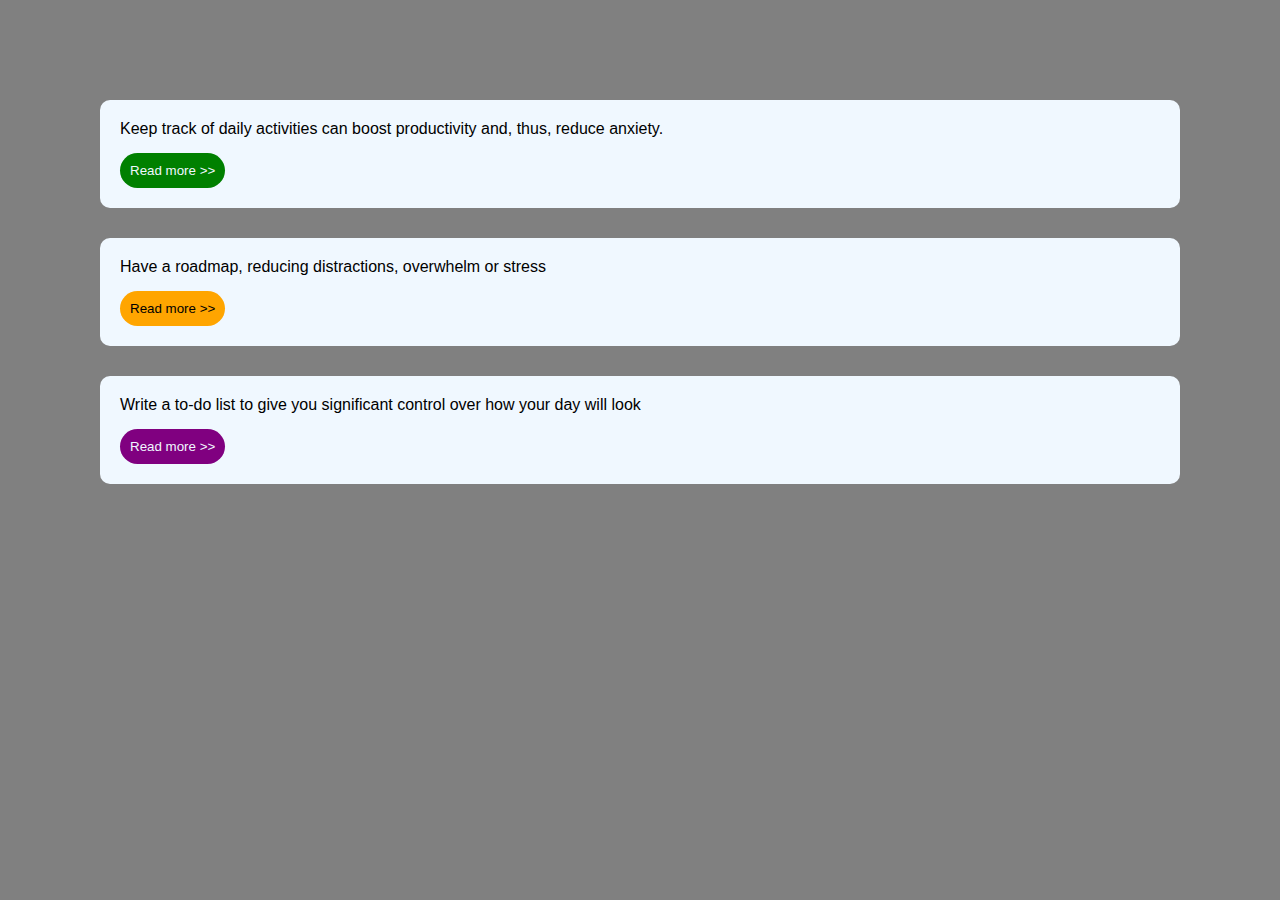
<file: Box_model/EX-1/index.html>
<!DOCTYPE html>
<html lang="en">

<head>
    <meta charset="UTF-8">
    <meta http-equiv="X-UA-Compatible" content="IE=edge">
    <meta name="viewport" content="width=device-width, initial-scale=1.0">
    <link rel="stylesheet" href="style.css">
</head>

<body>

    <div>
        <p>Keep track of daily activities can boost productivity and, thus, reduce anxiety.</p>
        <button id="button1">Read more >></button>
    </div>
    <div>
        <p>Have a roadmap, reducing distractions, overwhelm or stress</p>
        <button id="button2">Read more >></button>
    </div>
    <div>
        <p>Write a to-do list to give you significant control over how your day will look</p>
        <button id="button3">Read more >></button>
    </div>
</body>

</html>
</file>
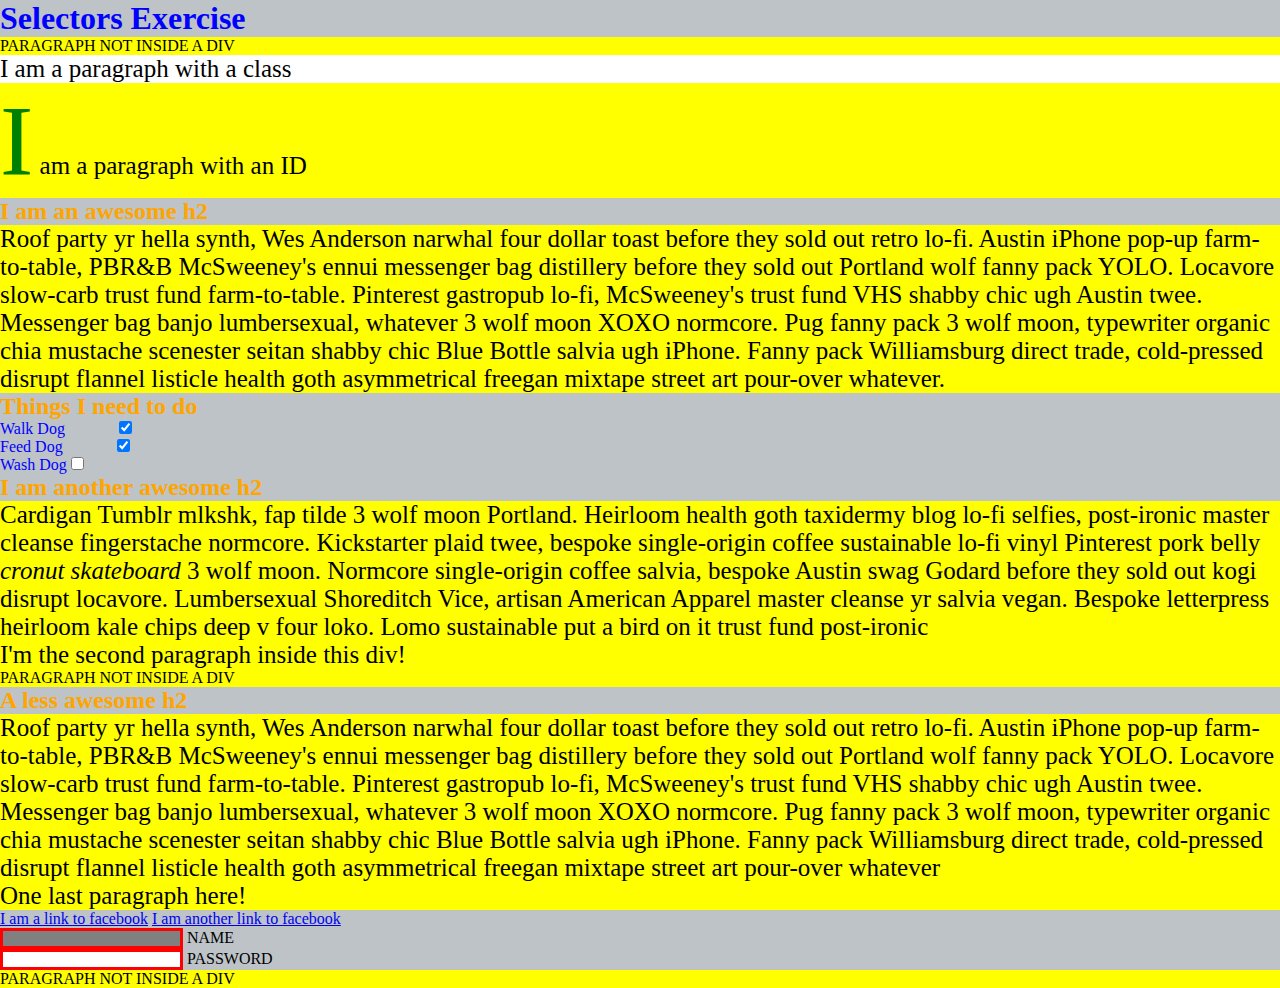
<file: Box_model/EX-2/index.html>
<html>
  <head>
    <meta charset="UTF-8" />
    <title>Selectors Exercise</title>
    <link rel="stylesheet" type="text/css" href="selectors.css" />
  </head>
  <body>
    <h1>Selectors Exercise</h1>

    <p>PARAGRAPH NOT INSIDE A DIV</p>

    <div>
      <p class="hello">I am a paragraph with a class</p>
      <p id="special">I am a paragraph with an ID</p>

      <h2>I am an awesome h2</h2>

      <p>
        Roof party yr hella synth, Wes Anderson narwhal four dollar toast before
        they sold out retro lo-fi. Austin iPhone pop-up farm-to-table, PBR&B
        McSweeney's ennui messenger bag distillery before they sold out Portland
        wolf fanny pack YOLO. Locavore slow-carb trust fund farm-to-table.
        Pinterest gastropub lo-fi, McSweeney's trust fund VHS shabby chic ugh
        Austin twee. Messenger bag banjo lumbersexual, whatever 3 wolf moon XOXO
        normcore. Pug fanny pack 3 wolf moon, typewriter organic chia mustache
        scenester seitan shabby chic Blue Bottle salvia ugh iPhone. Fanny pack
        Williamsburg direct trade, cold-pressed disrupt flannel listicle health
        goth asymmetrical freegan mixtape street art pour-over whatever.
      </p>
    </div>

    <div>
      <h2>Things I need to do</h2>

      <ul>
        <li>Walk Dog <input type="checkbox" checked /></li>
        <li>Feed Dog <input type="checkbox" checked /></li>
        <li>Wash Dog <input type="checkbox" /></li>
      </ul>
    </div>

    <div>
      <h2>I am another awesome h2</h2>

      <p>
        Cardigan Tumblr mlkshk, fap tilde 3 wolf moon Portland. Heirloom health
        goth taxidermy blog lo-fi selfies, post-ironic master cleanse
        fingerstache normcore. Kickstarter plaid twee, bespoke single-origin
        coffee sustainable lo-fi vinyl Pinterest pork belly
        <em>cronut skateboard</em> 3 wolf moon. Normcore single-origin coffee
        salvia, bespoke Austin swag Godard before they sold out kogi disrupt
        locavore. Lumbersexual Shoreditch Vice, artisan American Apparel master
        cleanse yr salvia vegan. Bespoke letterpress heirloom kale chips deep v
        four loko. Lomo sustainable put a bird on it trust fund post-ironic
      </p>

      <p>I'm the second paragraph inside this div!</p>
    </div>

    <p>PARAGRAPH NOT INSIDE A DIV</p>

    <div>
      <h2>A less awesome h2</h2>

      <p>
        Roof party yr hella synth, Wes Anderson narwhal four dollar toast before
        they sold out retro lo-fi. Austin iPhone pop-up farm-to-table, PBR&B
        McSweeney's ennui messenger bag distillery before they sold out Portland
        wolf fanny pack YOLO. Locavore slow-carb trust fund farm-to-table.
        Pinterest gastropub lo-fi, McSweeney's trust fund VHS shabby chic ugh
        Austin twee. Messenger bag banjo lumbersexual, whatever 3 wolf moon XOXO
        normcore. Pug fanny pack 3 wolf moon, typewriter organic chia mustache
        scenester seitan shabby chic Blue Bottle salvia ugh iPhone. Fanny pack
        Williamsburg direct trade, cold-pressed disrupt flannel listicle health
        goth asymmetrical freegan mixtape street art pour-over whatever
      </p>

      <p>One last paragraph here!</p>

      <a href="https://www.facebook.com">I am a link to facebook</a>
      <a href="https://www.facebook.com">I am another link to facebook</a>
      <br />

      <input type="text" name="name" /><label> Name</label><br />
      <input type="password" name="password" /><label> Password</label><br />
    </div>

    <p>PARAGRAPH NOT INSIDE A DIV</p>
  </body>
</html>
</file>
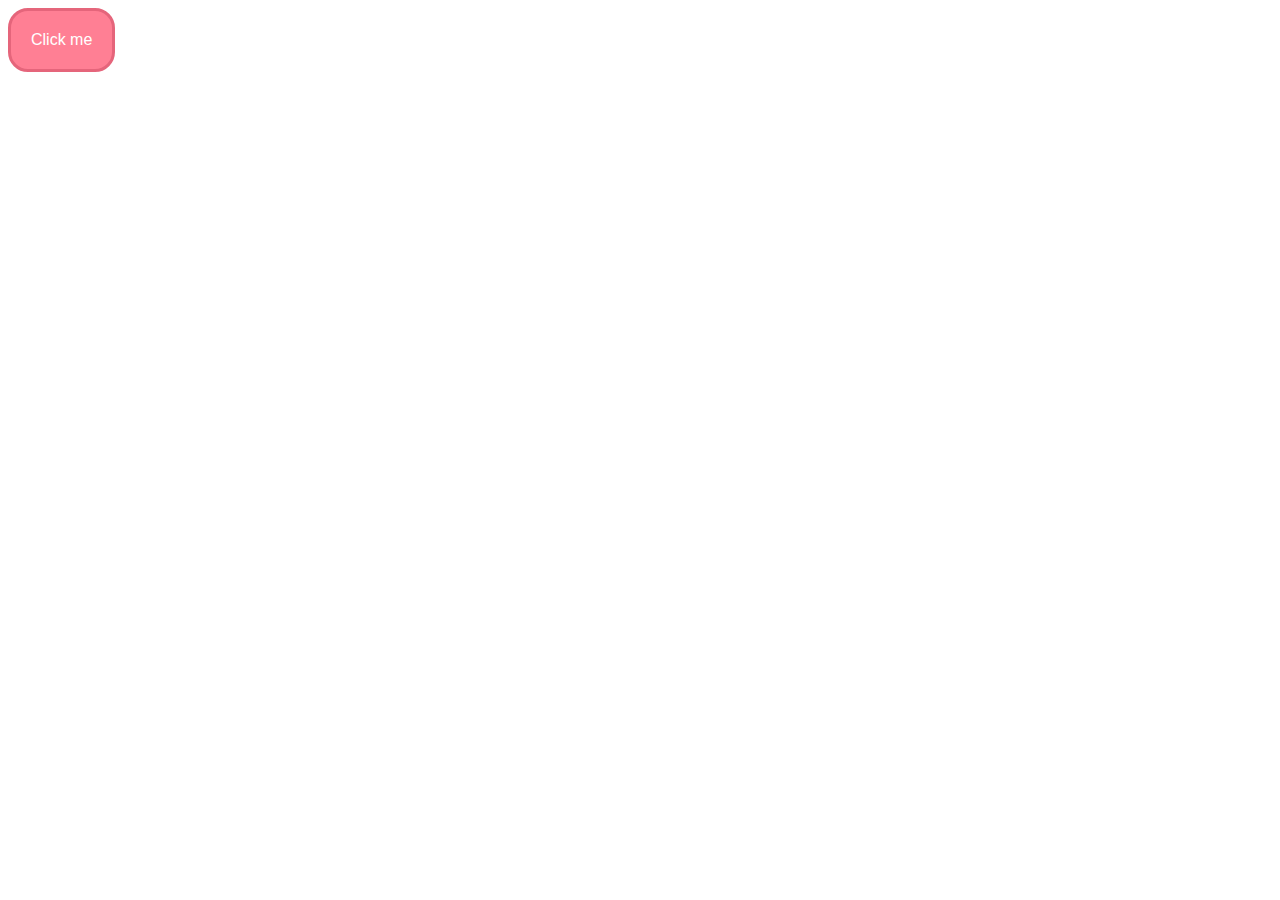
<file: Box_model/EX-3/index.html>
<!DOCTYPE html>
<html lang="en">
  <head>
    <meta charset="UTF-8" />
    <link rel="stylesheet" type="text/css" href="style.css" />
  </head>
  <body>
    <button>Click me</button>
  </body>
</html>
</file>
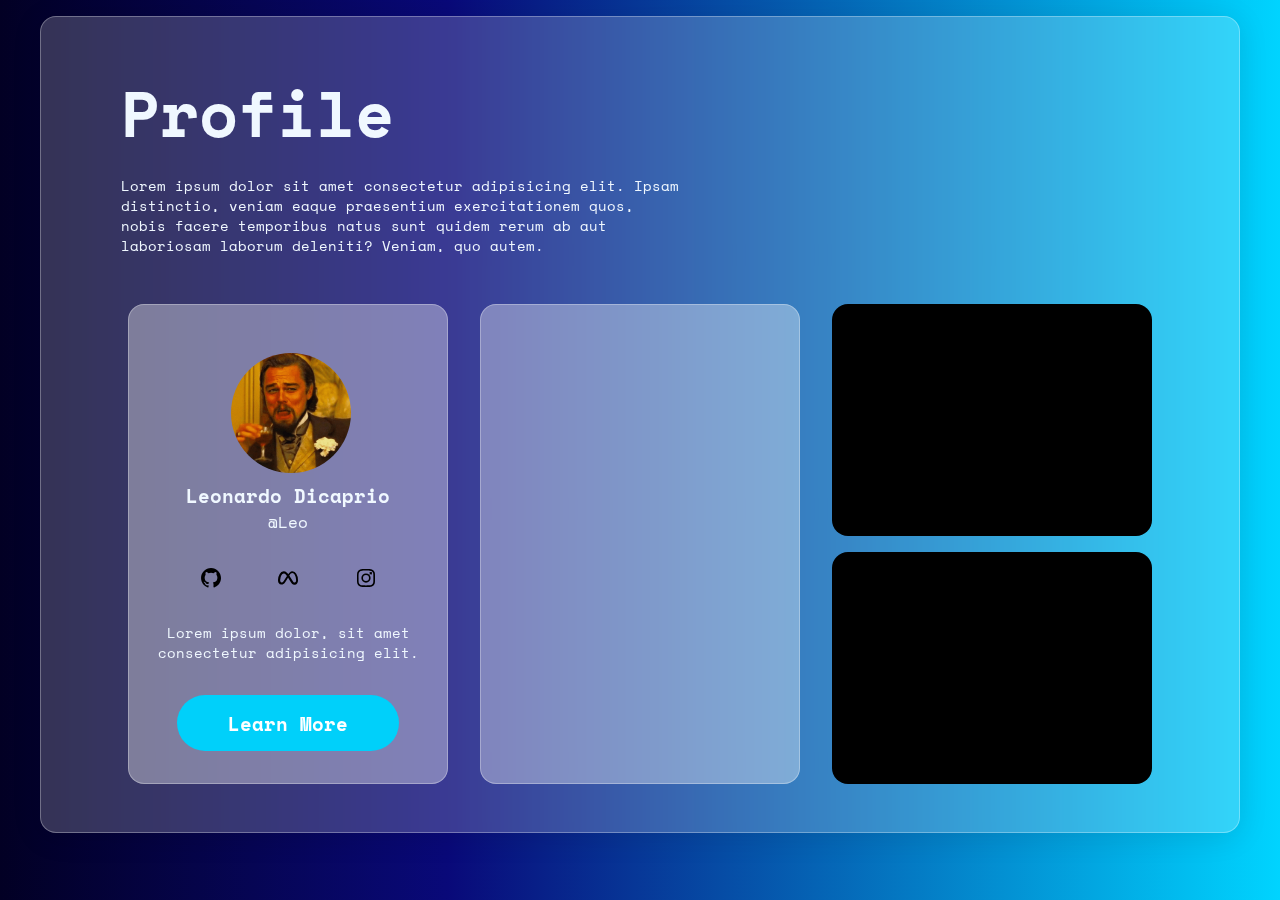
<file: Box_model/EX-4/index.html>
<!DOCTYPE html>
<html lang="en">

<head>
  <meta charset="UTF-8">
  <meta name="viewport" content="width=device-width, initial-scale=1.0">
  <title>Document</title>
  <link rel="stylesheet" href="./style.css">
  <link href='https://unpkg.com/boxicons@2.1.4/css/boxicons.min.css' rel='stylesheet'>
</head>

<body>
  <div class="container">
    <div class="header">
      <h1>Profile</h1>
      <p>Lorem ipsum dolor sit amet consectetur adipisicing elit. Ipsam distinctio, veniam eaque praesentium
        exercitationem quos, nobis facere temporibus natus sunt quidem rerum ab aut laboriosam laborum deleniti? Veniam,
        quo autem.</p>
    </div>
    <div class="section">
      <div class="card border-radius-sm width-card">
        <div class="border-radius-sm">
          <div class="profile">
            <img src="public/leonardo-leonardo-dicaprio.gif" alt="profile">
          </div>
        </div>
        <div class="username">
          <h3>Leonardo Dicaprio</h3>
          <span>@Leo</span>
        </div>
        <div class="contact">
          <img
            src="[data-uri]" />
          <img
            src="[data-uri]" />
          <img
            src="[data-uri]" />
        </div>
        <div class="bio">
          <p>Lorem ipsum dolor, sit amet consectetur adipisicing elit.</p>
        </div>
        <div class="button-container">
          <button class="border-radius-button">Learn More</button>
        </div>
      </div>
      <div class="card border-radius-sm width-card"></div>
      <div class="card-container">
        <div class="mini-card border-radius-sm width-card"></div>
        <div class="mini-card border-radius-sm width-card"></div>
      </div>
    </div>
  </div>
</body>

</html>
</file>
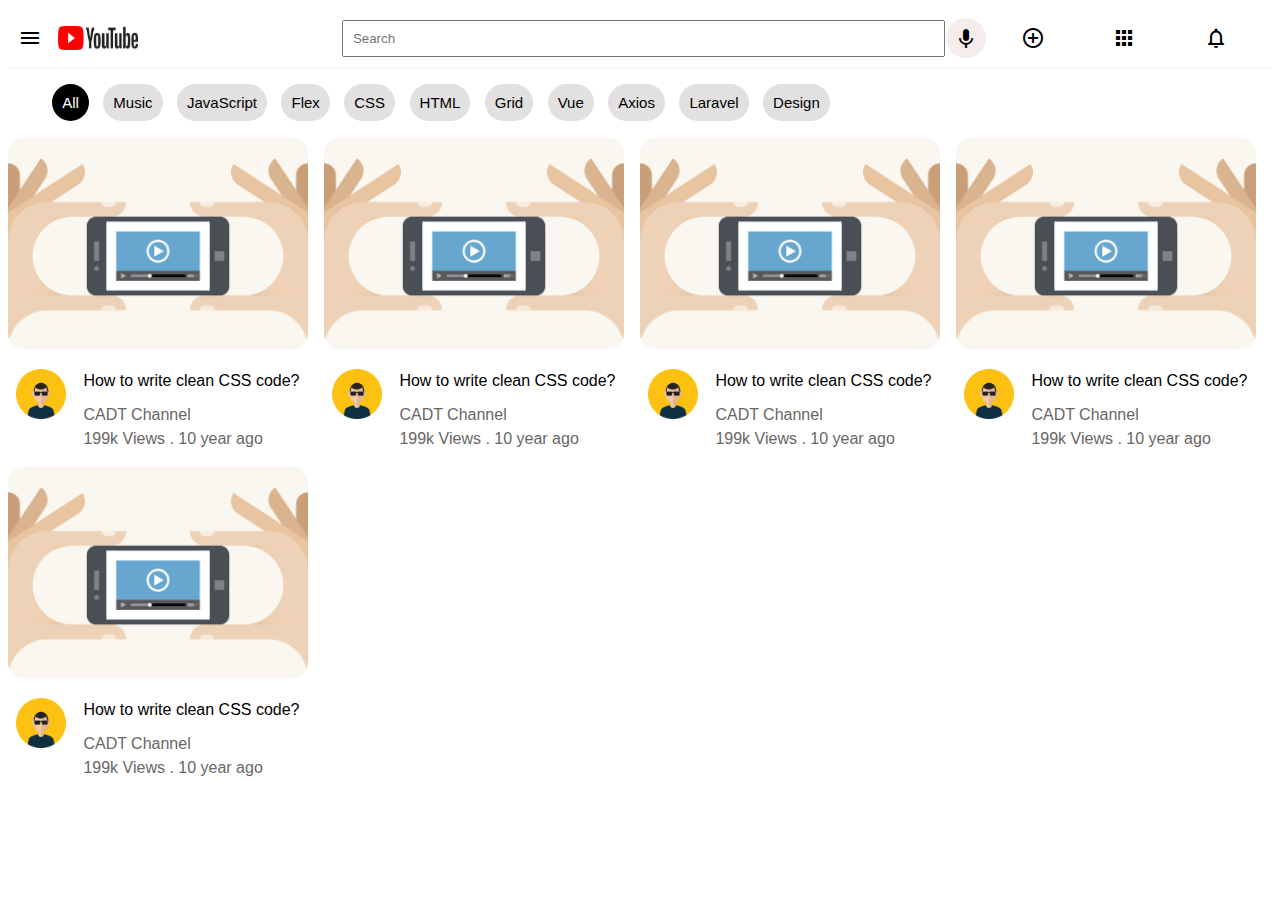
<file: Flex-Box-Real-case/EX 2/index.html>
<!DOCTYPE html>
<html lang="en">
<head>
    <meta charset="UTF-8">
    <meta http-equiv="X-UA-Compatible" content="IE=edge">
    <meta name="viewport" content="width=device-width, initial-scale=1.0">
    <title>YouTube</title>
    <link rel="stylesheet" href="https://fonts.googleapis.com/icon?family=Material+Icons">
    <link rel="stylesheet" href="css/main.css">
</head>
<body>
    <nav>
        <div class="nav-left">
            <i class="material-icons">menu</i>
            <img src="assets/logo.jpg" alt="logo" width="80">
        </div>
        <div class="nav-center">
            <input type="text" placeholder="Search">
            <i class="material-icons">keyboard_voice</i>
        </div>
        <div class="nav-right">
            <i class="material-icons">control_point</i>
            <i class="material-icons">apps</i>
            <i class="material-icons">notifications_none</i>
        </div>
    </nav>
    <header>
        <span class="active">All</span>
        <span>Music</span>
        <span>JavaScript</span>
        <span>Flex</span>
        <span>CSS</span>
        <span>HTML</span>
        <span>Grid</span>
        <span>Vue</span>
        <span>Axios</span>
        <span>Laravel</span>
        <span>Design</span>
    </header>
    <section class="video-container">
        <div class="video">
            <div class="video-thumbnail">
                <img src="assets/video-icon.png" alt="" width="300">
            </div>
            <div class="video-text">
                <div class="avatar">
                    <img src="assets/avatar.jpg" alt="" width="50">
                </div>
                <div class="text">
                    <strong>How to write clean CSS code?</strong>
                    <p>CADT Channel</p>
                    <span>199k Views . 10 year ago</span>
                </div>
            </div>
        </div>

        <div class="video">
            <div class="video-thumbnail">
                <img src="assets/video-icon.png" alt="" width="300">
            </div>
            <div class="video-text">
                <div class="avatar">
                    <img src="assets/avatar.jpg" alt="" width="50">
                </div>
                <div class="text">
                    <strong>How to write clean CSS code?</strong>
                    <p>CADT Channel</p>
                    <span>199k Views . 10 year ago</span>
                </div>
            </div>
        </div>

        <div class="video">
            <div class="video-thumbnail">
                <img src="assets/video-icon.png" alt="" width="300">
            </div>
            <div class="video-text">
                <div class="avatar">
                    <img src="assets/avatar.jpg" alt="" width="50">
                </div>
                <div class="text">
                    <strong>How to write clean CSS code?</strong>
                    <p>CADT Channel</p>
                    <span>199k Views . 10 year ago</span>
                </div>
            </div>
        </div>

        <div class="video">
            <div class="video-thumbnail">
                <img src="assets/video-icon.png" alt="" width="300">
            </div>
            <div class="video-text">
                <div class="avatar">
                    <img src="assets/avatar.jpg" alt="" width="50">
                </div>
                <div class="text">
                    <strong>How to write clean CSS code?</strong>
                    <p>CADT Channel</p>
                    <span>199k Views . 10 year ago</span>
                </div>
            </div>
        </div>

        <div class="video">
            <div class="video-thumbnail">
                <img src="assets/video-icon.png" alt="" width="300">
            </div>
            <div class="video-text">
                <div class="avatar">
                    <img src="assets/avatar.jpg" alt="" width="50">
                </div>
                <div class="text">
                    <strong>How to write clean CSS code?</strong>
                    <p>CADT Channel</p>
                    <span>199k Views . 10 year ago</span>
                </div>
            </div>
        </div>
        
       
    </section>
</body>
</html>
</file>
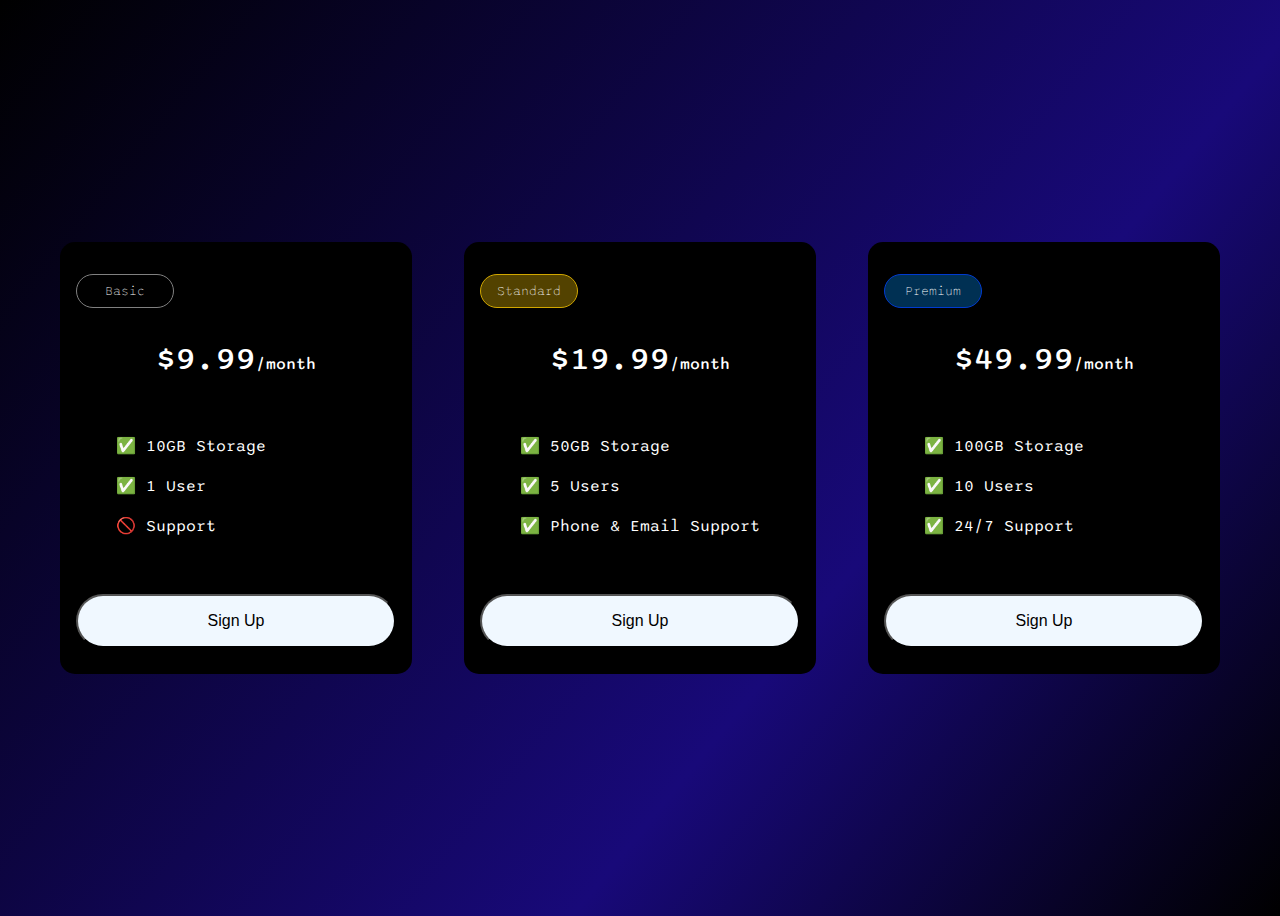
<file: Flex-Box-Real-case/EX 3/index.html>
<!DOCTYPE html>
<html>

<head>
  <title>Flexbox Pricing Table</title>
  <link rel="preconnect" href="https://fonts.googleapis.com" />
  <link rel="preconnect" href="https://fonts.gstatic.com" crossorigin />
  <link href="https://fonts.googleapis.com/css2?family=Sono:wght@400;700&display=swap" rel="stylesheet" />
  <style>
    body {
      font-family: "Sono", sans-serif;
      height: 100vh;
      text-align: center;
      color: white;
      background: rgb(0, 0, 0);
      background: linear-gradient(309deg, rgba(0, 0, 0, 1) 0%, rgba(24, 9, 121, 1) 35%, rgba(0, 0, 0, 1) 100%);
    }

    li {
      list-style: none;
      text-align: left;
    }

    ul {
      line-height: 2.5em;
    }

    button {
      background-color: aliceblue;
      padding: 1rem;
      font-size: 1rem;
      border-radius: 100px;
      transition: .3s ease-in-out;
    }

    button:hover {
      opacity: .5;
    }

    span {
      font-size: 1rem;
    }

    .plan-title {
      padding: .5rem;
      font-size: .8rem;
      border: 1px solid rgb(255, 255, 255);
      font-weight: 100;
      border-radius: 100px;
      text-align: center;
      width: 5rem;
    }

    .pricing-container {
      display: flex;
      align-items: center;
      justify-content: space-evenly;
      height: 100%;
    }

    .pricing-plan {
      padding: 2em 1em;
      width: 20rem;
      height: 23rem;
      display: flex;
      flex-direction: column;
      gap: 2rem;
      background-color: black;
      border-radius: 15px;
      transform: translateY(0);
      transition: .2s ease-in-out;
    }

    .pricing-plan:hover {
      transform: translateY(-10px);
    }

    .plan-price {
      font-size: 2rem;
      font-weight: 500;
    }

    .basic {
      background-color: rgba(0, 0, 0, 0.4);
      border-color: gray;
    }

    .standard {
      background-color: rgba(208, 166, 0, 0.4);
      border-color: rgba(208, 166, 0);
    }

    .premium {
      background-color: rgba(0, 121, 208, 0.4);
      border-color: rgb(0, 59, 208);
    }

    /* Hint: What can you do with a media query and flexbox? */
    @media (max-width: 1250px) {
      body {
        padding: 5rem;
      }

      .pricing-container {
        flex-direction: column;
        gap: 1rem;
      }

    }
  </style>
</head>

<body>
  <div class="pricing-container">
    <div class="pricing-plan">
      <div class="plan-title basic">Basic</div>
      <div class="plan-price">$9.99<span>/month</span></div>
      <ul class="plan-features">
        <li>✅ 10GB Storage</li>
        <li>✅ 1 User</li>
        <li>🚫 Support</li>
      </ul>
      <button class="plan-button">Sign Up</button>
    </div>
    <div class="pricing-plan">
      <div class="plan-title standard">Standard</div>
      <div class="plan-price">$19.99<span>/month</span></div>
      <ul class="plan-features">
        <li>✅ 50GB Storage</li>
        <li>✅ 5 Users</li>
        <li>✅ Phone &amp; Email Support</li>
      </ul>
      <button class="plan-button">Sign Up</button>
    </div>
    <div class="pricing-plan">
      <div class="plan-title premium">Premium</div>
      <div class="plan-price">$49.99<span>/month</span></div>
      <ul class="plan-features">
        <li>✅ 100GB Storage</li>
        <li>✅ 10 Users</li>
        <li>✅ 24/7 Support</li>
      </ul>
      <button class="plan-button">Sign Up</button>
    </div>
  </div>
</body>

</html>
</file>
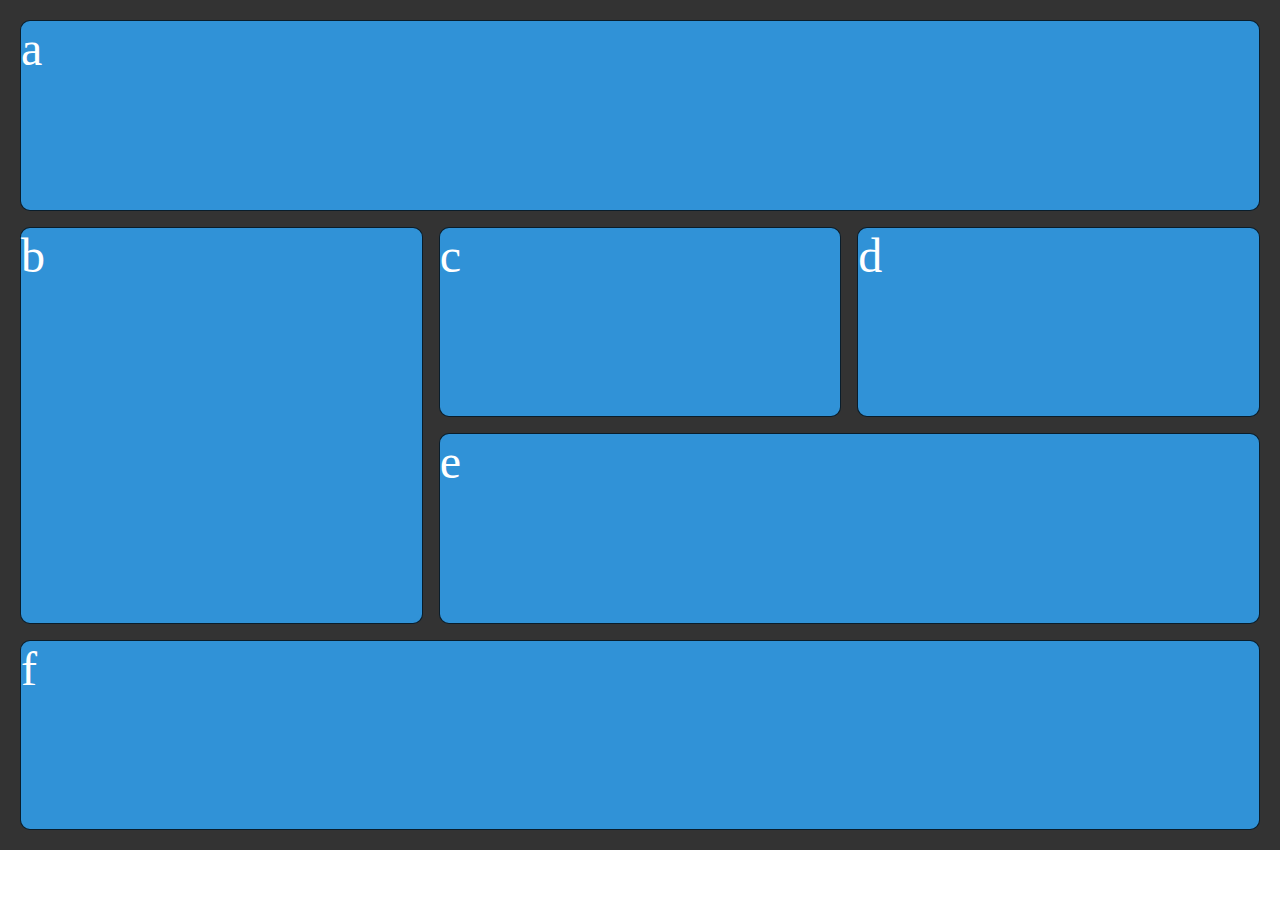
<file: Grid/EX-1/index.html>
<!DOCTYPE html>
<html lang="en">
<head>
    <meta charset="UTF-8">
    <meta name="viewport" content="width=device-width, initial-scale=1.0">
    <title>Grid</title>
    <link rel="stylesheet" href="style.css">
</head>
<body>
    <div class="wrapper">
        <div class="item a">a</div>
        <div class="item b">b</div>
        <div class="item c">c</div>  
        <div class="item d">d</div>
        <div class="item e">e</div>
        <div class="item f">f</div>  
      </div>
</body>
</html>
</file>
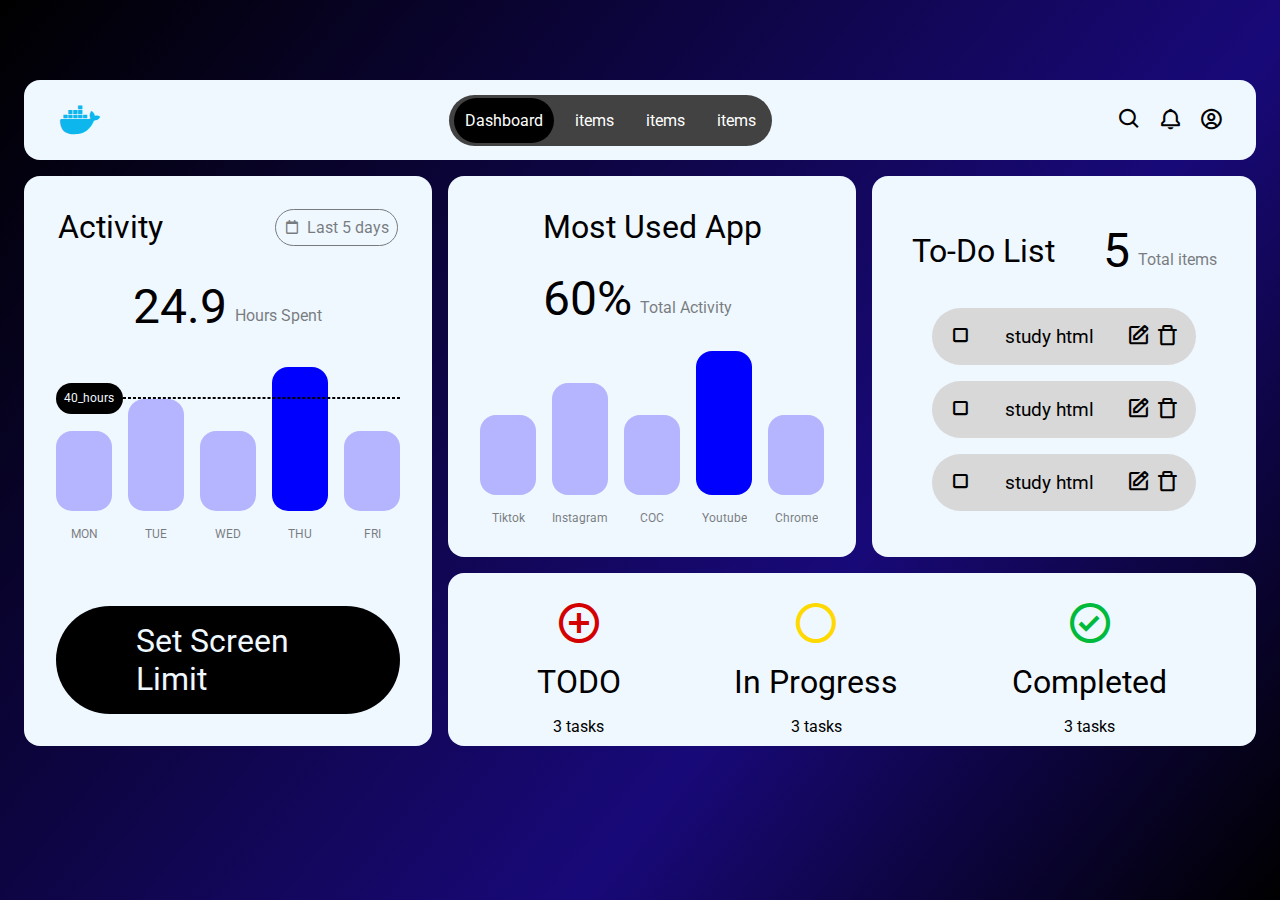
<file: Grid/EX-4/index.html>
<!DOCTYPE html>
<html lang="en">

<head>
  <meta charset="UTF-8">
  <meta name="viewport" content="width=device-width, initial-scale=1.0">
  <title>Document</title>
  <link rel="stylesheet" href="style.css">
  <link href='https://unpkg.com/boxicons@2.1.4/css/boxicons.min.css' rel='stylesheet'>
</head>

<body>
  <main>
    <nav>

      <i class='bx bxl-docker bx-lg' style='color:#0db7ed'></i>

      <div>
        <ul>
          <li class="" id="item-1">Dashboard</li>
          <li class="" id="item-2">items</li>
          <li class="" id="item-3">items</li>
          <li class="" id="item-4">items</li>
          <div class="active"></div>
        </ul>
      </div>
      <div class="nav-items">
        <i class='bx bx-search bx-sm' style='color:#000000'></i>
        <i class='bx bx-bell bx-sm' style='color:#000000'></i>
        <i class='bx bx-user-circle bx-sm' style='color:#000000'></i>
      </div>
    </nav>
    <section class="item-a item-padding">
      <div class="activity">
        <div class="activity-top">
          <h1>Activity</h1>
          <div class="tag">
            <i class='bx bx-calendar-alt bx-xs' style='color:#000000'></i>
            <p>Last 5 days</p>
          </div>
        </div>
        <div class="hours">
          <h1 class="time">24.9</h1>
          <p class="time-p">Hours Spent</p>
        </div>
      </div>
      <div class="chart-container">
        <div class="avg">
          <span class="avg-hours">40_hours</span>
          <div class="line"></div>
        </div>
        <div class="piller">
          <div class="piller-child"></div>
          <span>MON</span>
        </div>
        <div class="piller">
          <div class="piller-child tue"></div>
          <span>TUE</span>
        </div>
        <div class="piller">
          <div class="piller-child"></div>
          <span>WED</span>
        </div>
        <div class="piller">
          <div class="piller-child thu"></div>
          <span>THU</span>
        </div>
        <div class="piller">
          <div class="piller-child"></div>
          <span>FRI</span>
        </div>
      </div>
      <div class="msg">
        <h1>Set Screen Limit</h1>
      </div>
    </section>
    <section class="item-b item-padding">
      <div class="progress">
        <h1>Most Used App</h1>
        <div class="hours">
          <h1 class="time percent">60%</h1>
          <p class="time-p">Total Activity</p>
        </div>
      </div>
      <div class="chart-container">
        <div class="piller">
          <div class="piller-child"></div>
          <span>Tiktok</span>
        </div>
        <div class="piller">
          <div class="piller-child tue"></div>
          <span>Instagram</span>
        </div>
        <div class="piller">
          <div class="piller-child"></div>
          <span>COC</span>
        </div>
        <div class="piller">
          <div class="piller-child thu"></div>
          <span>Youtube</span>
        </div>
        <div class="piller">
          <div class="piller-child"></div>
          <span>Chrome</span>
        </div>
      </div>
    </section>
    <section class="item-c item-padding">
      <div class="todo">
        <h1>To-Do List</h1>
        <div class="hours">
          <h1 class="time">5</h1>
          <p class="time-p">Total items</p>
        </div>
      </div>
      <div class="list">
        <div class="list-item">
          <i class='bx bx-checkbox bx-sm' style='color:#000000'></i>
          <span class="content">study html</span>
          <div class="todo-icons">
            <i class='bx bx-edit bx-sm' style='color:#000000'></i>
            <i class='bx bx-trash-alt bx-sm' style='color:#000000'></i>
          </div>
        </div>
        <div class="list-item">
          <i class='bx bx-checkbox bx-sm' style='color:#000000'></i>
          <span class="content">study html</span>
          <div class="todo-icons">
            <i class='bx bx-edit bx-sm' style='color:#000000'></i>
            <i class='bx bx-trash-alt bx-sm' style='color:#000000'></i>
          </div>
        </div>
        <div class="list-item">
          <i class='bx bx-checkbox bx-sm' style='color:#000000'></i>
          <span class="content">study html</span>
          <div class="todo-icons">
            <i class='bx bx-edit bx-sm' style='color:#000000'></i>
            <i class='bx bx-trash-alt bx-sm' style='color:#000000'></i>
          </div>
        </div>
      </div>

    </section>
    <section class="item-d item-padding">
      <div class="card">
        <i class='bx bx-plus-circle bx-lg' style='color:#d40000'></i>
        <h1>TODO</h1>
        <p>3 tasks</p>
      </div>
      <div class="card">
        <i class='bx bx-circle bx-lg' style='color:#ffd900'></i>
        <h1>In Progress</h1>
        <p>3 tasks</p>
      </div>
      <div class="card">
        <i class='bx bx-check-circle bx-lg' style='color:#00bb3b'></i>
        <h1>Completed</h1>
        <p>3 tasks</p>
      </div>
    </section>
  </main>
</body>

</html>
</file>
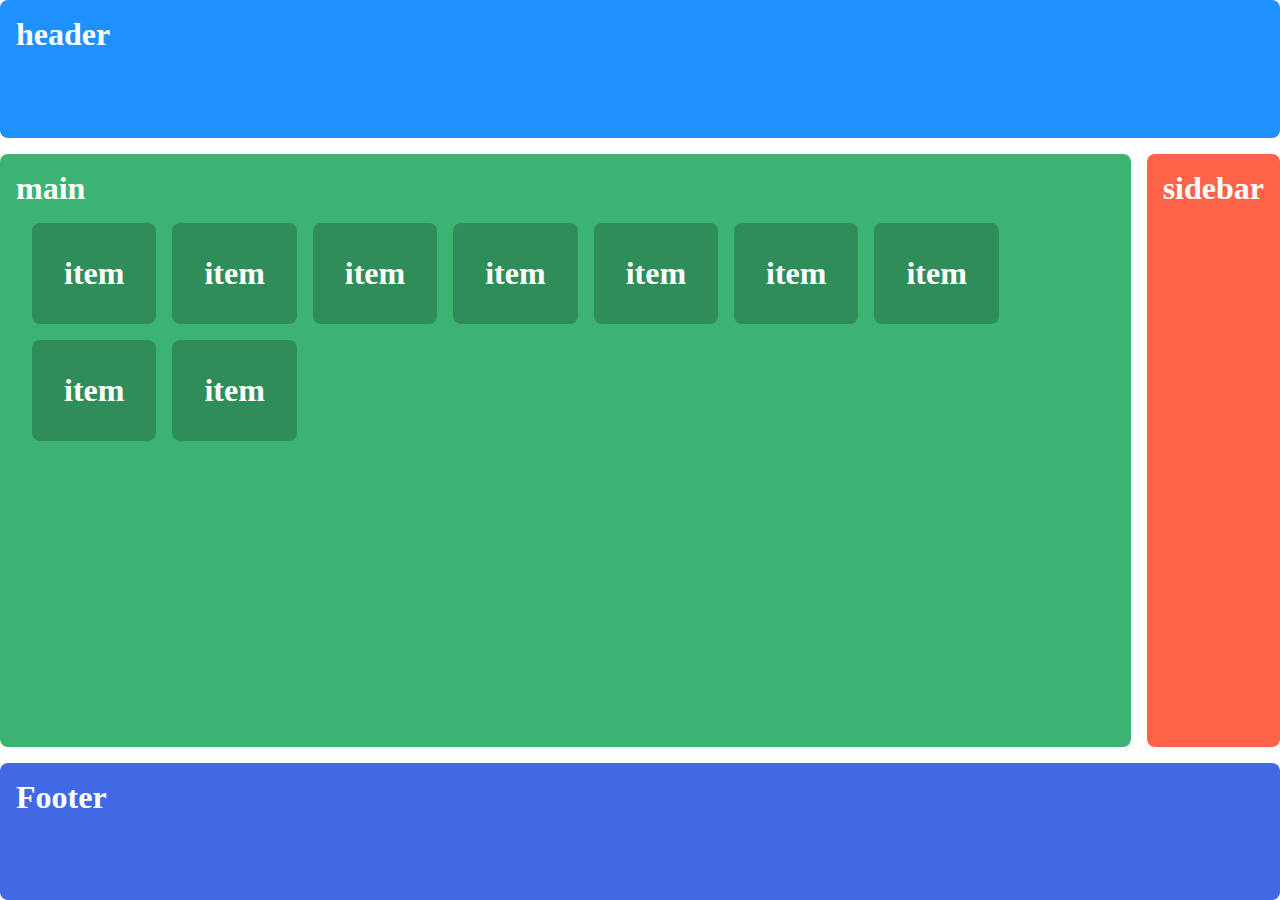
<file: FLexBox/ex3.html>
<!DOCTYPE html>
<html lang="en">

<head>
  <meta charset="UTF-8">
  <meta name="viewport" content="width=device-width, initial-scale=1.0">
  <link rel="stylesheet" href="ex3.css">
  <title>Document</title>
</head>

<body>
  <header class="border-radius">
    <h1>header</h1>
  </header>
  <section class="border-radius">
    <main class="border-radius">
      <h1>main</h1>
      <div class="item-container">
        <div class="item border-radius">
          <h1>item</h1>
        </div>
        <div class="item border-radius">
          <h1>item</h1>
        </div>
        <div class="item border-radius">
          <h1>item</h1>
        </div>
        <div class="item border-radius">
          <h1>item</h1>
        </div>
        <div class="item border-radius">
          <h1>item</h1>
        </div>
        <div class="item border-radius">
          <h1>item</h1>
        </div>
        <div class="item border-radius">
          <h1>item</h1>
        </div>
        <div class="item border-radius">
          <h1>item</h1>
        </div>
        <div class="item border-radius">
          <h1>item</h1>
        </div>
      </div>
    </main>
    <div class="sidebar border-radius">
      <h1>sidebar</h1>
    </div>
  </section>
  <footer class="border-radius">
    <h1>Footer</h1>
  </footer>
</body>

</html>
</file>
<file: Box_model/EX-1/style.css>
* {
  margin: 0;
  padding: 0;
  box-sizing: border-box;
}

body {
  background: grey;
  font-family: sans-serif;
  width: 100vw;
  height: 100vh;
  margin: 0 auto;
  padding: 100px;
}

div {
  background-color: aliceblue;
  padding: 20px;
  border-radius: 10px;
  margin-bottom: 30px;
}

button {
  margin-top: 15px;
  border-radius: 30px;
  padding: 10px;
  border: none;
}

#button1 {
  color: aliceblue;
  background-color: green;
}

#button2 {
  background-color: orange;
}

#button3 {
  color: aliceblue;
  background-color: purple;
}
</file>
<file: Box_model/EX-2/selectors.css>
* {
  margin: 0;
  padding: 0;
  box-sizing: border-box;
}

/* Style the HTML elements according to the following instructions. 
DO NOT ALTER THE EXISTING HTML TO DO THIS.  WRITE ONLY CSS!*/

/* MANDATORY CHALLENGES */

/* Give the <body> element a background of #bdc3c7*/
body {
  background-color: #bdc3c7;
}

/* Make the <h1> element #9b59b6*/
h1 {
  color: #9b59b6;
}

/* Make all <h2> elements orange */
h2 {
  color: orange;
}

/* Make all <li> elements blue(pick your own hexadecimal blue)*/
li {
  color: blue;
}

/*Change the background on every paragraph to be yellow*/
p {
  background-color: yellow;
}

/*Make all inputs have a 3px red border*/
input {
  border: 3px solid red;
}

/* Give everything with the class 'hello' a white background*/
.hello {
  background-color: white;
}

/* BONUS CHALLENGES */
/*You may need to research some other selectors and properties*/

/* Make all the <p>'s that are nested inside of divs 25px font(font-size: 25px)*/
div > p {
  font-size: 25px;
}

/* Make only inputs with type 'text' have a gray background*/
input[type="text"] {
  background-color: gray;
}

/* Make all "checked" checkboxes have a left margin of 50px(margin-left: 50px)*/
input:checked {
  margin-left: 50px;
}

/* Make the <label> elements all UPPERCASE without changing the HTML(definitely look this one up*/
label {
  text-transform: uppercase;
}

/* Make the first letter of the element with id 'special' green and 100px font size(font-size: 100)*/
#special::first-letter {
  color: green;
  font-size: 100px;
}

/* Make the <h1> element's color change to blue when hovered over */
h1:hover {
  color: blue;
}
</file>
<file: Box_model/EX-3/style.css>
/* TODO */

button {
  border-radius: 20px;
  padding: 20px;
  border: 3px solid rgb(229, 101, 123);
  background-color: rgb(255, 127, 148);
  color: white;
  font-size: 1rem;
}

button:hover {
  border: 3px solid rgb(126, 47, 60);
  background-color: rgb(178, 32, 57);
}
</file>
<file: Box_model/EX-4/style.css>
@import url("https://fonts.googleapis.com/css2?family=Open+Sans:wght@300;400;800&family=Poppins:ital,wght@0,100;0,200;0,300;0,400;0,500;0,600;0,700;0,800;0,900;1,100;1,200;1,300;1,400;1,500;1,600;1,700;1,800;1,900&family=Space+Mono:ital,wght@0,400;0,700;1,400;1,700&display=swap");

* {
  margin: 0;
  padding: 0;
  box-sizing: border-box;
  font-family: "Space Mono", monospace;
}

body {
  width: 100vw;
  height: 100vh;
  padding: 1em;

  background: rgb(2, 0, 36);
  background: linear-gradient(
    90deg,
    rgba(2, 0, 36, 1) 0%,
    rgba(9, 9, 121, 1) 35%,
    rgba(0, 212, 255, 1) 100%
  );
  color: aliceblue;
}

.container {
  padding: 3em 5em;
  max-width: 1200px;
  margin: 0 auto;
  background: rgba(255, 255, 255, 0.2);
  border-radius: 16px;
  box-shadow: 0 4px 30px rgba(0, 0, 0, 0.1);
  backdrop-filter: blur(5px);
  -webkit-backdrop-filter: blur(5px);
  border: 1px solid rgba(255, 255, 255, 0.3);
  display: flex;
  flex-direction: column;
  gap: 3em;
}

h1 {
  font-size: 4em;
}

p {
  max-width: 35rem;
  font-size: 0.85rem;
}

.header {
  display: flex;
  flex-direction: column;
  gap: 1rem;
}

.section {
  display: flex;
  align-items: center;
  gap: 2em;
  flex-wrap: wrap;
  margin: 0 auto;
}

.card-container {
  display: flex;
  flex-direction: column;
  gap: 1em;
}

.card {
  background: rgba(255, 255, 255, 0.2);
  border-radius: 16px;
  backdrop-filter: blur(5px);
  -webkit-backdrop-filter: blur(5px);
  border: 1px solid rgba(255, 255, 255, 0.3);
  display: flex;
  flex-direction: column;
  justify-content: space-between;
  height: 30rem;
  padding: 9rem 1rem 0 1rem;
  position: relative;
  transition: 0.3s ease-in-out;
}

.card:hover {
  box-shadow: 0 4px 30px rgba(0, 0, 0, 0.5);
}

.carousel {
  height: 10%;
  width: 100%;
  position: relative;
  border: solid black;
}

.button-container {
  width: 100%;
  margin-bottom: 2rem;
  padding: 0 2rem;
}

button {
  width: 100%;
  padding: 0.7em;
  border: none;
  background-color: rgb(0, 208, 250);
  color: white;
  font-weight: 700;
  font-size: 1.2rem;
  transition: 0.3s ease-in-out;
}

button:hover {
  background-color: rgb(0, 147, 177);
}

.width-card {
  width: 20rem;
  display: flex;
  flex-direction: column;
}

.mini-card {
  background-color: black;

  height: 14.5rem;
}

.border-radius-sm {
  border-radius: 1em;
}

.profile > img {
  width: 150px;
}

.profile {
  border-radius: 100%;
  width: 120px;
  height: 120px;
  position: absolute;
  left: 32%;
  top: 10%;
  object-fit: contain;
  overflow: hidden;
}

.border-radius-button {
  border-radius: 100em;
}

.username {
  text-align: center;
}

.bio > p {
  text-align: center;
}

.contact {
  display: flex;
  justify-content: space-evenly;
  align-items: center;
}
</file>
<file: Flex-Box-Real-case/EX 2/css/main.css>
body {
  font-family: Roboto, Arial, sans-serif;
}
nav {
  display: flex;
  align-items: center;
  box-shadow: rgba(27, 31, 35, 0.04) 0px 1px 0px,
    rgba(255, 255, 255, 0.25) 0px 1px 0px inset;
  padding: 10px;
}
.nav-left {
  flex-grow: 1;
  display: flex;
  gap: 1rem;
}
.nav-right {
  flex-grow: 1;
  display: flex;
  align-items: center;
  justify-content: space-around;
}
.nav-center {
  flex-grow: 2;
  display: flex;
  align-items: center;
  justify-content: space-around;
}
.nav-center input {
  width: 90%;
  padding: 9px;
}
.nav-center i {
  background: #f5ecec;
  padding: 8px;
  box-sizing: border-box;
  border-radius: 50%;
}
header {
  width: 93%;
  margin: 16px auto;
  padding: 10px;
}
header span {
  padding: 10px;
  background: #e2e0e0;
  border-radius: 40px;
  cursor: pointer;
  font-size: 15px;
  margin-right: 10px;
}
.active {
  background: #000;
  color: #fff;
}
.video-container {
  display: flex;
  flex-wrap: wrap;
  gap: 1rem;
}
.video {
  display: flex;
  flex-direction: column;
  gap: 1rem;
}
.video-thumbnail img {
  border-radius: 1rem;
}
.video-text {
  display: flex;
  align-items: start;
  justify-content: space-around;
}

.text {
  line-height: 1.5;
}
.text p {
  margin: 0;
  margin-top: 10px;
}
.text p,
.text span {
  color: rgb(105, 102, 102);
}
.text strong {
  font-weight: 500;
}
</file>
<file: Grid/EX-1/style.css>
/* Styling only */
body {
  margin: 0;
}

.wrapper {
  background-color: #333333;
  color: #444;
  padding: 20px;

  height: 90vh;
}

.item {
  background-color: #3092d7;
  color: #fff;
  border-radius: 10px;
  border: 1px solid rgba(0, 0, 0, 0.8);
  font-size: 3em;
}

/* Layouting only  (your work)*/

.wrapper {
  display: grid;
  grid-template-columns: repeat(3, 2fr);
  grid-template-rows: repeat(3);
  gap: 1em;
}

.a {
  grid-column: span 3;
}

.b {
  grid-row: span 2;
}

.e {
  grid-column: span 2;
}

.f {
  grid-column: span 3;
}
</file>
<file: Grid/EX-4/style.css>
@import url("https://fonts.googleapis.com/css2?family=Open+Sans:wght@300;400;800&family=Poppins:ital,wght@0,100;0,200;0,300;0,400;0,500;0,600;0,700;0,800;0,900;1,100;1,200;1,300;1,400;1,500;1,600;1,700;1,800;1,900&family=Roboto:ital,wght@0,100;0,300;0,400;0,500;0,700;0,900;1,100;1,300;1,400;1,500;1,700;1,900&family=Space+Mono:ital,wght@0,400;0,700;1,400;1,700&display=swap");

* {
  padding: 0;
  margin: 0;
  box-sizing: border-box;
  font-family: "Roboto", sans-serif;
}

body {
  background: rgb(0, 0, 0);
  background: linear-gradient(
    309deg,
    rgba(0, 0, 0, 1) 0%,
    rgba(24, 9, 121, 1) 35%,
    rgba(0, 0, 0, 1) 100%
  );
  padding: 5em 1.5em;
}

i {
  cursor: pointer;
}

h1 {
  font-weight: 400;
}

main {
  display: grid;
  gap: 1em;
}

nav {
  width: 100%;
  height: 5em;
  background-color: aliceblue;
  border-radius: 1em;
  display: flex;
  align-items: center;
  justify-content: space-between;
  padding: 0 1em;
}

.nav-items {
  display: flex;
  align-items: center;
}

ul {
  display: flex;
  list-style: none;
  gap: 2em;
  background-color: rgb(66, 66, 66);
  border-radius: 10em;
  padding: 1em;
  color: white;
  position: relative;
  cursor: pointer;
}

li {
  z-index: 1;
}

.active {
  position: absolute;
  background-color: rgb(0, 0, 0);
  height: 45px;
  width: 100px;
  border-radius: 10em;
  top: 3px;
  left: 5px;
}

section {
  height: 100%;
  height: 20em;
  background-color: aliceblue;
  border-radius: 1em;
}

span {
  opacity: 0.5;
  font-size: 0.75rem;
}

.activity {
  display: flex;
  align-items: center;
  justify-content: space-between;
  margin-bottom: 1.5em;
}

.activity-top {
  display: flex;
  align-items: center;
  flex-direction: column;
  gap: 1em;
}

.hours {
  display: flex;
  align-items: end;
}

.time {
  font-size: 3em;
}

.time-p {
  margin-bottom: 10px;
  opacity: 0.5;
  margin-left: 0.5rem;
}

.tag {
  display: flex;
  gap: 0.4rem;
  align-items: center;
  border: 0.5px solid black;
  opacity: 0.5;
  border-radius: 10em;
  padding: 0.5rem;
}

.msg {
  margin: auto;
  margin-bottom: 0;
  background-color: black;
  padding: 1em 5em;
  border-radius: 10em;
  color: aliceblue;
  cursor: pointer;
  display: none;
}

.msg:hover {
  opacity: 0.7;
}

.item-padding {
  padding: 2rem;
}

.progress {
  display: flex;
  align-items: center;
  justify-content: space-between;
  margin-bottom: 1.5em;
}

@media (min-width: 600px) {
  .nav-items {
    display: flex;
    gap: 1rem;
    align-items: center;
  }

  .progress {
    display: flex;
    align-items: center;
    flex-direction: column;
    gap: 3em;
  }

  .activity {
    display: flex;
    flex-direction: column;
    gap: 2em;
    margin-bottom: 2em;
  }

  .activity-top {
    align-items: center;
    gap: 3em;
    flex-direction: row;
  }

  .item-a,
  .item-b,
  .item-c,
  .item-d {
    display: flex;
    align-items: center;
    justify-content: space-around;
  }

  .chart-container {
    max-width: 23em;
  }
}

@media (min-width: 1200px) {
  body {
    height: 100vh;
  }
  main {
    height: 90%;
    max-width: 1240px;
    margin: 0 auto;
    grid-template-columns: repeat(3, 1fr);
    grid-template-rows: auto repeat(2, 1fr);
  }
  nav {
    grid-column: span 3;
    display: flex;
    justify-content: space-between;
    align-items: center;
    padding: 0 2em;
  }

  section {
    height: auto;
  }

  .msg {
    display: block;
  }

  .progress {
    display: flex;
    align-items: start;
    flex-direction: column;
    gap: 0.5em;
  }

  .percent {
    margin-top: 1rem;
  }

  .activity-top {
    gap: 7em;
  }

  .item-a {
    grid-row: 2/4;
    display: flex;
    flex-direction: column;
  }

  .item-b {
    grid-column: 2/3;
    display: flex;
    flex-direction: column;
  }

  .item-c {
    flex-direction: column;
  }

  .item-d {
    grid-column: 2/4;
  }
}

.chart-container {
  display: flex;
  align-items: end;
  gap: 1em;
  justify-content: center;
  position: relative;
}

.avg {
  position: absolute;
  width: 100%;
  top: 1em;
  display: flex;
  align-items: center;
}

.avg-hours {
  background-color: black;
  opacity: 1;
  color: aliceblue;
  padding: 0.7em;
  border-radius: 10em;
}

.line {
  width: 100%;
  border: 1px solid black;
  border-style: dashed;
}

.piller {
  display: flex;
  flex-direction: column;
  align-items: center;
  gap: 1rem;
}

.piller-child {
  width: 3.5em;
  height: 5em;
  background-color: rgb(180, 180, 255);
  border-radius: 1em;
}

.tue {
  height: 7em;
}

.thu {
  height: 9em;
  background-color: rgb(0, 0, 255);
}

.todo {
  display: flex;
  align-items: center;
  justify-content: center;
  gap: 3em;
}

.list {
  display: flex;
  flex-direction: column;
  gap: 1em;
}

.list-item {
  display: flex;
  align-items: center;
  justify-content: space-between;
  gap: 2em;
  background-color: rgb(216, 216, 216);
  border-radius: 10em;
  padding: 1em;
}

.todo-icons {
  display: flex;
  align-items: center;
  gap: 0.3em;
}

.content {
  opacity: 1;
  font-size: 1.2rem;
}

.card {
  display: flex;
  flex-direction: column;
  align-items: center;
  gap: 1em;
  margin-top: 1em;
}

.item-d {
  overflow: scroll;
}
</file>
<file: FLexBox/ex3.css>
* {
  margin: 0;
  padding: 0;
  box-sizing: border-box;
}

body {
  height: 100vh;
  display: flex;
  flex-direction: column;
  gap: 1rem;
  color: white;
}

section {
  display: flex;
  gap: 1rem;
  flex-grow: 2;
}

header {
  background-color: #1e90ff;
  box-shadow: #0077ea;
  flex-grow: 0.5;
  padding: 1em;
}

footer {
  background-color: #4169e1;
  box-shadow: #1d44b8;
  flex-grow: 0.5;
  padding: 1em;
}

main {
  background-color: #3cb371;
  box-shadow: #2f8d59;
  flex-grow: 2;
  padding: 1em;
}

.item-container {
  display: flex;
  flex-wrap: wrap;
  gap: 1rem;
  padding: 1em;
}

.sidebar {
  background-color: #ff6347;
  box-shadow: #e02200;
  flex-grow: 1;
  padding: 1em;
}

.item {
  background-color: #2f8d59;
  box-shadow: #226741;
  padding: 2em;
}

.border-radius {
  border-radius: 0.5rem;
}
</file>
